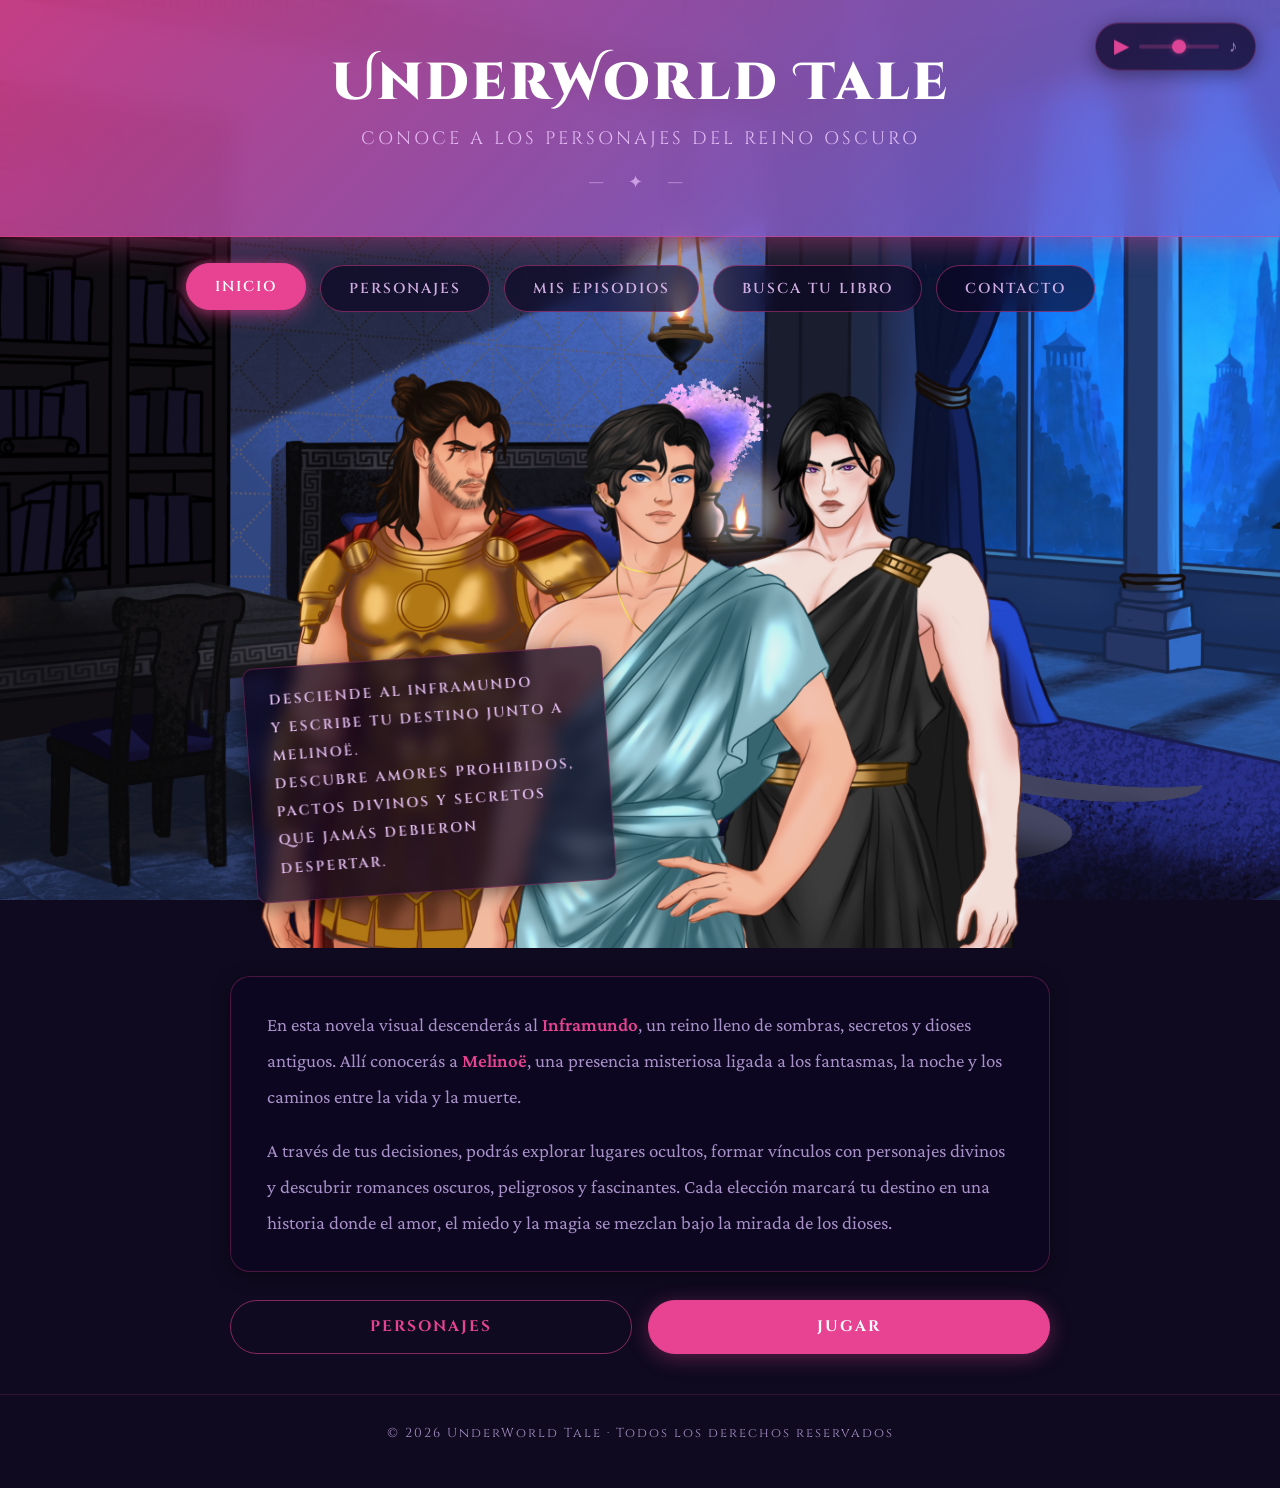
<file: docs/index.html>
<!DOCTYPE html>
<html lang="es">
<head>
  <meta charset="UTF-8">
  <meta name="viewport" content="width=device-width, initial-scale=1.0">
  <title>UnderWorld Tale - Personajes</title>

  <!-- Bootstrap 5.3 -->
  <link href="https://cdn.jsdelivr.net/npm/bootstrap@5.3.3/dist/css/bootstrap.min.css" rel="stylesheet">

  <!-- Swiper -->
  <link rel="stylesheet" href="https://cdn.jsdelivr.net/npm/swiper@11/swiper-bundle.min.css">

  <!-- Google Fonts -->
  <link rel="preconnect" href="https://fonts.googleapis.com">
  <link rel="preconnect" href="https://fonts.gstatic.com" crossorigin>
  <link href="https://fonts.googleapis.com/css2?family=Cinzel+Decorative:wght@400;700;900&family=Cinzel:wght@400;600;700&family=Crimson+Pro:ital,wght@0,300;0,400;0,600;1,400&display=swap" rel="stylesheet">

  <link rel="stylesheet" href="style.css">
</head>
<body>

  <header class="header">
    <h1>UnderWorld Tale</h1>
    <p class="header-subtitle">Conoce a los personajes del reino oscuro</p>
  </header>

  <nav class="categorias">
    <button class="btn-categoria active" id="btn-inicio"     onclick="mostrarSeccion('inicio')">Inicio</button>
    <button class="btn-categoria"        id="btn-personajes" onclick="mostrarSeccion('personajes')">Personajes</button>
    <button class="btn-categoria"        id="btn-episodios"  onclick="mostrarSeccion('episodios')">Mis Episodios</button>
    <button class="btn-categoria"        id="btn-libros"     onclick="mostrarSeccion('libros')">Busca tu libro</button>
    <button class="btn-categoria"        id="btn-contacto"   onclick="mostrarSeccion('contacto')">Contacto</button>
  </nav>

  <nav class="subcategorias" id="subcategorias-personajes">
    <button class="btn-subcategoria active" onclick="filtrarSubcategoria('melinoe', this)">Melinoë</button>
    <button class="btn-subcategoria"        onclick="filtrarSubcategoria('mis_coqueteos', this)">Mis coqueteos</button>
    <button class="btn-subcategoria"        onclick="filtrarSubcategoria('inframundo', this)">Inframundo</button>
    <button class="btn-subcategoria"        onclick="filtrarSubcategoria('olimpo', this)">Olimpo</button>
  </nav>
  <nav class="subcategorias" id="subcategorias-episodios" style="display:none;"></nav>

  <main class="main-container">
    <section class="personajes-grid" id="personajesGrid">
      <!-- Contenido cargado por JavaScript -->
    </section>
  </main>

  <!-- Reproductor flotante -->
  <audio id="musicaFondo" loop autoplay>
    <source src="./images/música.mp3" type="audio/mpeg">
  </audio>

  <div class="reproductor" id="reproductor">
    <button class="btn-play" id="btnPlay" title="Play / Pausa">▶</button>
    <input type="range" id="volumen" min="0" max="1" step="0.05" value="0.5" title="Volumen">
    <span class="icono-volumen">♪</span>
  </div>

  <footer class="footer">
    <div class="container">
      <div class="row justify-content-center">
        <div class="col-12 text-center">
          <p>© 2026 UnderWorld Tale · Todos los derechos reservados</p>
        </div>
      </div>
    </div>
  </footer>

  <!-- Bootstrap JS -->
  <script src="https://cdn.jsdelivr.net/npm/bootstrap@5.3.3/dist/js/bootstrap.bundle.min.js"></script>
  <!-- jQuery -->
  <script src="https://code.jquery.com/jquery-3.7.1.min.js"></script>
  <!-- GSAP -->
  <script src="https://cdnjs.cloudflare.com/ajax/libs/gsap/3.12.5/gsap.min.js"></script>
  <!-- Swiper -->
  <script src="https://cdn.jsdelivr.net/npm/swiper@11/swiper-bundle.min.js"></script>

  <script src="script.js"></script>
</body>
</html>
</file>
<file: docs/style.css>
* {
  margin: 0;
  padding: 0;
  box-sizing: border-box;
}

:root {
  --color-primary: #e84393;
  --color-secondary: #5b6ee8;
  --color-accent: #00d4aa;
  --color-dark: #0f0a1f;
  --glass-bg: rgba(12, 6, 35, 0.78);
  --glass-border: rgba(232, 67, 147, 0.28);
  --text-main: #e8d8ff;
  --text-muted: #a890c8;
  --radius-card: 20px;
  --transition-speed: 0.3s;
  --shadow-primary: rgba(232, 67, 147, 0.45);
  --shadow-dark: rgba(0, 0, 0, 0.45);
  --shadow-secondary: rgba(91, 110, 232, 0.45);
}

@keyframes pulsoGlow {
  0%, 100% { text-shadow: 0 0 25px rgba(232, 67, 147, 0.9), 0 2px 6px rgba(0,0,0,0.6); }
  50%       { text-shadow: 0 0 45px rgba(232, 67, 147, 1), 0 0 22px rgba(91,110,232,0.5), 0 2px 6px rgba(0,0,0,0.6); }
}

@keyframes flotar {
  0%, 100% { transform: translateY(0); }
  50%       { transform: translateY(-6px); }
}

@keyframes aparecer {
  from { opacity: 0; transform: translateY(18px); }
  to   { opacity: 1; transform: translateY(0); }
}

body {
  background-color: #0f0a1f;
  background-image: url('./images/fondo.png');
  background-attachment: fixed;
  background-size: cover;
  background-position: center;
  background-repeat: no-repeat;
  color: var(--text-main);
  font-family: 'Crimson Pro', Georgia, serif;
  font-size: 18px;
  line-height: 1.6;
  min-height: 100vh;
}

/* HEADER */
.header {
  background: linear-gradient(135deg, rgba(232, 67, 147, 0.82) 0%, rgba(91, 110, 232, 0.82) 100%);
  backdrop-filter: blur(12px);
  color: white;
  padding: 52px 20px 38px;
  text-align: center;
  box-shadow: 0 4px 30px rgba(232, 67, 147, 0.45);
  border-bottom: 1px solid rgba(232, 67, 147, 0.4);
  position: relative;
}

.header::after {
  content: '— ✦ —';
  display: block;
  font-family: 'Cinzel', serif;
  font-size: 1em;
  letter-spacing: 10px;
  color: rgba(240, 200, 255, 0.65);
  margin-top: 14px;
  animation: flotar 4s ease-in-out infinite;
}

.header h1 {
  font-family: 'Cinzel Decorative', serif;
  font-size: 2.9em;
  font-weight: 900;
  letter-spacing: 3px;
  margin-bottom: 10px;
  animation: pulsoGlow 3.5s ease-in-out infinite;
}

.header-subtitle {
  font-family: 'Cinzel', serif;
  font-size: 1em;
  font-weight: 400;
  letter-spacing: 3px;
  color: rgba(240, 200, 255, 0.88);
  text-transform: uppercase;
}

/* CATEGORIAS */
.categorias {
  display: flex;
  justify-content: center;
  gap: 14px;
  padding: 28px 20px;
  flex-wrap: wrap;
}

.btn-categoria {
  padding: 11px 28px;
  border: 1px solid rgba(232, 67, 147, 0.45);
  background: rgba(12, 6, 35, 0.65);
  color: rgba(240, 200, 255, 0.85);
  border-radius: 30px;
  cursor: pointer;
  font-family: 'Cinzel', serif;
  font-size: 0.8em;
  font-weight: 600;
  letter-spacing: 2px;
  text-transform: uppercase;
  transition: all 0.3s ease;
  backdrop-filter: blur(8px);
}

.btn-categoria:hover,
.btn-categoria.active {
  background: var(--color-primary);
  color: white;
  border-color: var(--color-primary);
  transform: translateY(-2px);
  box-shadow: 0 4px 20px rgba(232, 67, 147, 0.55), 0 0 12px rgba(232, 67, 147, 0.3);
}

/* SUBCATEGORIAS */
.subcategorias {
  display: flex;
  justify-content: center;
  gap: 10px;
  padding: 0 20px 22px;
  flex-wrap: wrap;
}

.btn-subcategoria {
  padding: 8px 22px;
  border: 1px solid rgba(91, 110, 232, 0.45);
  background: rgba(12, 6, 35, 0.5);
  color: rgba(200, 185, 255, 0.8);
  border-radius: 20px;
  cursor: pointer;
  font-family: 'Cinzel', serif;
  font-size: 0.72em;
  font-weight: 600;
  letter-spacing: 1.5px;
  text-transform: uppercase;
  transition: all 0.3s ease;
  backdrop-filter: blur(8px);
}

.btn-subcategoria:hover,
.btn-subcategoria.active {
  background: var(--color-secondary);
  color: white;
  border-color: var(--color-secondary);
  transform: translateY(-2px);
  box-shadow: 0 4px 16px rgba(91, 110, 232, 0.45);
}

/* MAIN CONTAINER */
.main-container {
  max-width: 1400px;
  margin: 28px auto;
  padding: 0 20px;
}

.personajes-grid {
  display: flex;
  flex-direction: column;
  align-items: center;
  gap: 28px;
}

/* INICIO CARD */
.inicio-card {
  position: relative;
  display: block;
  background: transparent;
  border-radius: 20px;
  overflow: hidden;
  max-width: 820px;
  width: 100%;
}

.inicio-nota {
  position: absolute;
  left: 28px;
  bottom: 28px;
  transform: rotate(-4deg);
  transform-origin: left bottom;
  z-index: 3;
  font-family: 'Cinzel', serif;
  font-size: 0.78em;
  font-weight: 600;
  letter-spacing: 2px;
  line-height: 2;
  color: rgba(240, 200, 255, 0.95);
  max-width: 360px;
  background: rgba(10, 4, 30, 0.72);
  border: 1px solid rgba(232, 67, 147, 0.3);
  border-radius: 10px;
  padding: 18px 24px;
  backdrop-filter: blur(8px);
  box-shadow: 0 4px 20px rgba(0, 0, 0, 0.5);
}

.inicio-imagen {
  width: 100%;
  height: auto;
  display: block;
  object-fit: cover;
  filter: saturate(1.1) brightness(0.95);
}

.inicio-descripcion {
  max-width: 820px;
  width: 100%;
  background: var(--glass-bg);
  backdrop-filter: blur(12px);
  border: 1px solid var(--glass-border);
  border-radius: 20px;
  padding: 30px 36px;
  box-shadow: 0 4px 18px rgba(0, 0, 0, 0.35);
}

.inicio-descripcion p {
  color: var(--text-muted);
  font-size: 1.05em;
  line-height: 1.9;
  margin-bottom: 18px;
}

.inicio-descripcion p:last-child {
  margin-bottom: 0;
}

.inicio-descripcion strong {
  color: var(--color-primary);
  font-weight: 600;
}

.inicio-botones {
  display: flex;
  gap: 16px;
  max-width: 820px;
  width: 100%;
}

.btn-inicio-accion {
  flex: 1;
  padding: 14px 20px;
  border-radius: 30px;
  font-family: 'Cinzel', serif;
  font-size: 0.85em;
  font-weight: 700;
  letter-spacing: 2px;
  text-transform: uppercase;
  cursor: pointer;
  transition: all 0.3s ease;
}

.btn-personajes-accion {
  background: transparent;
  border: 1px solid rgba(232, 67, 147, 0.55);
  color: var(--color-primary);
}

.btn-personajes-accion:hover {
  background: var(--color-primary);
  color: white;
  box-shadow: 0 4px 20px rgba(232, 67, 147, 0.45);
  transform: translateY(-2px);
}

.btn-jugar-accion {
  background: var(--color-primary);
  border: 1px solid var(--color-primary);
  color: white;
  box-shadow: 0 4px 20px rgba(232, 67, 147, 0.35);
}

.btn-jugar-accion:hover {
  background: transparent;
  color: var(--color-primary);
  transform: translateY(-2px);
}

/* TARJETAS DE PERSONAJES */
.tarjeta-personaje {
  width: 100%;
  max-width: 820px;
  display: grid;
  grid-template-columns: minmax(220px, 320px) 1fr;
  background: var(--glass-bg);
  backdrop-filter: blur(12px);
  border: 1px solid var(--glass-border);
  border-radius: 20px;
  overflow: hidden;
  box-shadow: 0 4px 18px rgba(0, 0, 0, 0.35);
  cursor: pointer;
  transition: all 0.32s ease;
}

.tarjeta-personaje:hover {
  transform: translateY(-6px);
  box-shadow: 0 14px 38px rgba(232, 67, 147, 0.28), 0 0 18px rgba(232, 67, 147, 0.14);
  border-color: rgba(232, 67, 147, 0.65);
}

.tarjeta-personaje-imagen {
  width: 100%;
  height: 100%;
  object-fit: cover;
  object-position: top;
  display: block;
  transition: filter 0.35s ease;
  filter: brightness(0.9) saturate(1.1);
}

.tarjeta-personaje:hover .tarjeta-personaje-imagen {
  filter: brightness(1) saturate(1.2);
}

.tarjeta-personaje-contenido {
  padding: 28px 30px;
  display: flex;
  flex-direction: column;
  justify-content: center;
  gap: 10px;
}

.tarjeta-personaje-nombre {
  font-family: 'Cinzel', serif;
  font-size: 1.4em;
  font-weight: 700;
  color: #f0d8ff;
  text-transform: uppercase;
  letter-spacing: 2px;
  text-shadow: 0 0 8px rgba(232, 67, 147, 0.25);
}

.tarjeta-personaje-signo {
  font-family: 'Cinzel', serif;
  font-size: 0.85em;
  color: var(--color-secondary);
  letter-spacing: 1.5px;
  font-style: italic;
}

.tarjeta-personaje-desc {
  font-size: 1.05em;
  color: var(--text-muted);
  line-height: 1.75;
}

.tarjeta-personaje-datos {
  display: flex;
  flex-direction: column;
  gap: 6px;
  border-top: 1px solid rgba(232, 67, 147, 0.2);
  padding-top: 12px;
  margin-top: 4px;
}

.tarjeta-dato {
  display: flex;
  gap: 8px;
  font-size: 0.9em;
}

.tarjeta-dato .label {
  font-family: 'Cinzel', serif;
  font-size: 0.75em;
  font-weight: 700;
  color: var(--color-primary);
  letter-spacing: 1px;
  text-transform: uppercase;
  white-space: nowrap;
}

.tarjeta-dato .valor {
  color: var(--text-main);
}

/* EPISODIOS */
.episodio-card {
  width: 100%;
  max-width: 820px;
  background: var(--glass-bg);
  backdrop-filter: blur(12px);
  border: 1px solid var(--glass-border);
  border-radius: 20px;
  padding: 36px 40px;
  box-shadow: 0 4px 18px rgba(0, 0, 0, 0.35);
  display: flex;
  flex-direction: column;
  gap: 14px;
}

.episodio-numero {
  font-family: 'Cinzel', serif;
  font-size: 0.78em;
  font-weight: 700;
  letter-spacing: 3px;
  text-transform: uppercase;
  color: var(--color-secondary);
}

.episodio-titulo {
  font-family: 'Cinzel Decorative', serif;
  font-size: 1.5em;
  font-weight: 700;
  color: #f0d8ff;
  text-shadow: 0 0 12px rgba(232, 67, 147, 0.3);
}

.episodio-desc {
  color: var(--text-muted);
  font-size: 1.05em;
  line-height: 1.85;
  flex: 1;
}

.btn-jugar-ep {
  align-self: flex-start;
  padding: 11px 32px;
  background: var(--color-primary);
  border: 1px solid var(--color-primary);
  border-radius: 30px;
  color: white;
  font-family: 'Cinzel', serif;
  font-size: 0.8em;
  font-weight: 700;
  letter-spacing: 2px;
  text-transform: uppercase;
  cursor: pointer;
  transition: all 0.3s ease;
  box-shadow: 0 4px 16px rgba(232, 67, 147, 0.35);
}

.btn-jugar-ep:hover:not(:disabled) {
  background: transparent;
  color: var(--color-primary);
  transform: translateY(-2px);
}

.proximamente-pantalla {
  width: 100%;
  max-width: 820px;
  min-height: 320px;
  background: var(--glass-bg);
  backdrop-filter: blur(12px);
  border: 1px solid var(--glass-border);
  border-radius: 20px;
  box-shadow: 0 4px 18px rgba(0, 0, 0, 0.35);
  display: flex;
  flex-direction: column;
  align-items: center;
  justify-content: center;
  gap: 28px;
}

.proximamente-texto {
  font-family: 'Cinzel Decorative', serif;
  font-size: 2em;
  font-weight: 700;
  color: var(--color-primary);
  text-shadow: 0 0 20px rgba(232, 67, 147, 0.5);
  letter-spacing: 4px;
}

.btn-volver {
  padding: 10px 28px;
  background: transparent;
  border: 1px solid rgba(232, 67, 147, 0.45);
  border-radius: 30px;
  color: var(--color-primary);
  font-family: 'Cinzel', serif;
  font-size: 0.78em;
  font-weight: 700;
  letter-spacing: 2px;
  text-transform: uppercase;
  cursor: pointer;
  transition: all 0.3s ease;
}

.btn-volver:hover {
  background: var(--color-primary);
  color: white;
  transform: translateY(-2px);
}

/* FOOTER */
.footer {
  padding: 28px 20px;
  margin-top: 40px;
  font-family: 'Cinzel', serif;
  font-size: 0.72em;
  letter-spacing: 2px;
  color: var(--text-muted);
  border-top: 1px solid rgba(232, 67, 147, 0.15);
}

/* REPRODUCTOR FLOTANTE */
.reproductor {
  position: fixed;
  top: 24px;
  right: 24px;
  z-index: 999;
  display: flex;
  align-items: center;
  gap: 10px;
  background: var(--glass-bg);
  backdrop-filter: blur(12px);
  border: 1px solid var(--glass-border);
  border-radius: 40px;
  padding: 10px 18px;
  box-shadow: 0 4px 20px var(--shadow-dark);
  transition: transform var(--transition-speed) ease, box-shadow var(--transition-speed) ease;
}

.reproductor:hover {
  transform: translateY(-3px);
  box-shadow: 0 8px 28px var(--shadow-primary);
}

.btn-play {
  background: none;
  border: none;
  color: var(--color-primary);
  font-size: 1.1em;
  cursor: pointer;
  padding: 0;
  line-height: 1;
  transition: transform var(--transition-speed) ease;
}

.btn-play:hover { transform: scale(1.2); }

#volumen {
  -webkit-appearance: none;
  appearance: none;
  width: 80px;
  height: 4px;
  background: rgba(232, 67, 147, 0.25);
  border-radius: 4px;
  outline: none;
  cursor: pointer;
}

#volumen::-webkit-slider-thumb {
  -webkit-appearance: none;
  appearance: none;
  width: 14px;
  height: 14px;
  border-radius: 50%;
  background: var(--color-primary);
  box-shadow: 0 0 6px var(--shadow-primary);
  transition: transform var(--transition-speed) ease;
}

#volumen::-webkit-slider-thumb:hover { transform: scale(1.3); }

.icono-volumen {
  font-size: 0.9em;
  color: var(--text-muted);
  user-select: none;
}

/* SWIPER */
.personajes-swiper {
  width: 100%;
  max-width: 860px;
  padding-bottom: 48px !important;
}

.swiper-button-next,
.swiper-button-prev {
  color: var(--color-primary);
  transition: transform var(--transition-speed) ease;
}

.swiper-button-next:hover,
.swiper-button-prev:hover { transform: scale(1.2); }

.swiper-pagination-bullet { background: var(--text-muted); opacity: 0.6; }
.swiper-pagination-bullet-active { background: var(--color-primary); opacity: 1; }

/* CONTACTO */
.contacto-wrapper {
  width: 100%;
  max-width: 960px;
}

.contacto-titulo {
  font-family: 'Cinzel Decorative', serif;
  font-size: 1.6em;
  font-weight: 700;
  color: var(--color-primary);
  margin-bottom: 24px;
  text-shadow: 0 0 14px rgba(232, 67, 147, 0.4);
}

.contacto-form-box,
.contacto-libros-box {
  background: var(--glass-bg);
  backdrop-filter: blur(12px);
  border: 1px solid var(--glass-border);
  border-radius: var(--radius-card);
  padding: 32px;
  box-shadow: 0 4px 18px var(--shadow-dark);
  height: 100%;
}

.form-campo {
  width: 100%;
  background: rgba(255, 255, 255, 0.04);
  border: 1px solid rgba(232, 67, 147, 0.25);
  border-radius: 10px;
  padding: 12px 16px;
  color: var(--text-main);
  font-family: 'Crimson Pro', serif;
  font-size: 1em;
  margin-bottom: 14px;
  transition: border-color var(--transition-speed) ease;
  outline: none;
}

.form-campo:focus { border-color: var(--color-primary); }
.form-campo::placeholder { color: var(--text-muted); }
textarea.form-campo { resize: vertical; min-height: 110px; }
.form-campo.error { border-color: #ff4d6d; }

.form-error-msg {
  font-size: 0.82em;
  color: #ff4d6d;
  margin-top: -10px;
  margin-bottom: 10px;
  display: none;
}

.btn-enviar {
  width: 100%;
  padding: 13px;
  background: var(--color-primary);
  border: 1px solid var(--color-primary);
  border-radius: 30px;
  color: white;
  font-family: 'Cinzel', serif;
  font-size: 0.82em;
  font-weight: 700;
  letter-spacing: 2px;
  text-transform: uppercase;
  cursor: pointer;
  transition: all var(--transition-speed) ease;
  box-shadow: 0 4px 16px var(--shadow-primary);
}

.btn-enviar:hover { background: transparent; color: var(--color-primary); transform: translateY(-2px); }
.btn-enviar:disabled { opacity: 0.6; cursor: default; transform: none; }

.form-feedback {
  margin-top: 14px;
  text-align: center;
  font-family: 'Cinzel', serif;
  font-size: 0.82em;
  letter-spacing: 1px;
  display: none;
}

.form-feedback.ok  { color: var(--color-accent); }
.form-feedback.err { color: #ff4d6d; }

/* LIBROS */
.libro-card {
  display: flex;
  gap: 14px;
  align-items: flex-start;
  padding: 14px 0;
  border-bottom: 1px solid rgba(232, 67, 147, 0.12);
}

.libro-card:last-child { border-bottom: none; }

.libro-cover {
  width: 60px;
  min-width: 60px;
  height: 85px;
  object-fit: cover;
  border-radius: 6px;
  box-shadow: 0 3px 10px rgba(0,0,0,0.4);
}

.libro-cover-placeholder {
  width: 60px;
  min-width: 60px;
  height: 85px;
  background: rgba(91,110,232,0.15);
  border-radius: 6px;
  display: flex;
  align-items: center;
  justify-content: center;
  font-size: 1.6em;
}

.libro-info { flex: 1; }

.libro-titulo {
  font-family: 'Cinzel', serif;
  font-size: 0.82em;
  font-weight: 700;
  color: var(--text-main);
  margin-bottom: 4px;
  line-height: 1.3;
}

.libro-autor {
  font-size: 0.82em;
  color: var(--text-muted);
  font-style: italic;
}

.libro-año {
  font-size: 0.75em;
  color: var(--color-secondary);
  font-family: 'Cinzel', serif;
  margin-top: 4px;
}

.libros-buscar {
  display: flex;
  gap: 8px;
  margin-bottom: 16px;
}

.libros-input {
  flex: 1;
  margin-bottom: 0 !important;
}

.btn-buscar-libro {
  padding: 12px 20px;
  background: var(--color-primary);
  border: 1px solid var(--color-primary);
  border-radius: 10px;
  color: white;
  font-family: 'Cinzel', serif;
  font-size: 0.75em;
  font-weight: 700;
  letter-spacing: 1.5px;
  text-transform: uppercase;
  cursor: pointer;
  transition: all var(--transition-speed) ease;
  white-space: nowrap;
}

.btn-buscar-libro:hover {
  background: transparent;
  color: var(--color-primary);
}

.libros-loading {
  text-align: center;
  color: var(--text-muted);
  font-style: italic;
  padding: 20px 0;
  animation: aparecer 0.5s ease;
}

/* RESPONSIVE */
@media (max-width: 768px) {
  body {
    background-attachment: scroll;
    font-size: 16px;
  }

  .header {
    padding: 32px 16px 24px;
  }

  .header h1 {
    font-size: 1.7em;
    letter-spacing: 1px;
  }

  .header-subtitle {
    font-size: 0.75em;
    letter-spacing: 1.5px;
  }

  .header::after {
    font-size: 0.85em;
    letter-spacing: 6px;
  }

  .categorias {
    gap: 8px;
    padding: 18px 12px;
  }

  .btn-categoria {
    padding: 9px 16px;
    font-size: 0.68em;
    letter-spacing: 1px;
  }

  .subcategorias {
    gap: 7px;
    padding: 0 12px 16px;
  }

  .btn-subcategoria {
    padding: 7px 14px;
    font-size: 0.65em;
  }

  .main-container {
    margin: 16px auto;
    padding: 0 12px;
  }

  .tarjeta-personaje {
    grid-template-columns: 1fr;
  }

  .tarjeta-personaje-imagen {
    height: 280px;
    object-position: top;
  }

  .tarjeta-personaje-contenido {
    padding: 20px;
  }

  .tarjeta-personaje-nombre {
    font-size: 1.15em;
  }

  .inicio-nota {
    font-size: 0.52em;
    left: 10px;
    bottom: 10px;
    padding: 8px 12px;
    max-width: 90%;
    line-height: 1.5;
    letter-spacing: 1px;
    transform: rotate(-2deg);
  }

  .inicio-descripcion {
    padding: 20px;
  }

  .inicio-botones {
    flex-direction: column;
    gap: 10px;
  }

  .episodio-card {
    padding: 22px 20px;
  }

  .episodio-titulo {
    font-size: 1.2em;
  }

  .contacto-titulo {
    font-size: 1.2em;
  }

  .contacto-form-box,
  .contacto-libros-box {
    padding: 20px;
  }

  .reproductor {
    top: 12px;
    right: 12px;
    padding: 7px 12px;
    gap: 7px;
  }

  #volumen {
    width: 55px;
  }

  .proximamente-texto {
    font-size: 1.4em;
    letter-spacing: 2px;
    text-align: center;
    padding: 0 20px;
  }

  .personajes-swiper {
    padding-bottom: 40px !important;
  }

  .swiper-button-next,
  .swiper-button-prev {
    display: none;
  }
}

@media (max-width: 380px) {
  .header h1 {
    font-size: 1.3em;
  }

  .btn-categoria {
    padding: 8px 12px;
    font-size: 0.62em;
  }

  .tarjeta-personaje-imagen {
    height: 220px;
  }

  .inicio-nota {
    font-size: 0.58em;
    line-height: 1.6;
  }
}

/* sobreescribir Bootstrap */
body { background-color: var(--color-dark); color: var(--text-main); }
.container, .container-fluid { padding-left: 0; padding-right: 0; }
</file>
